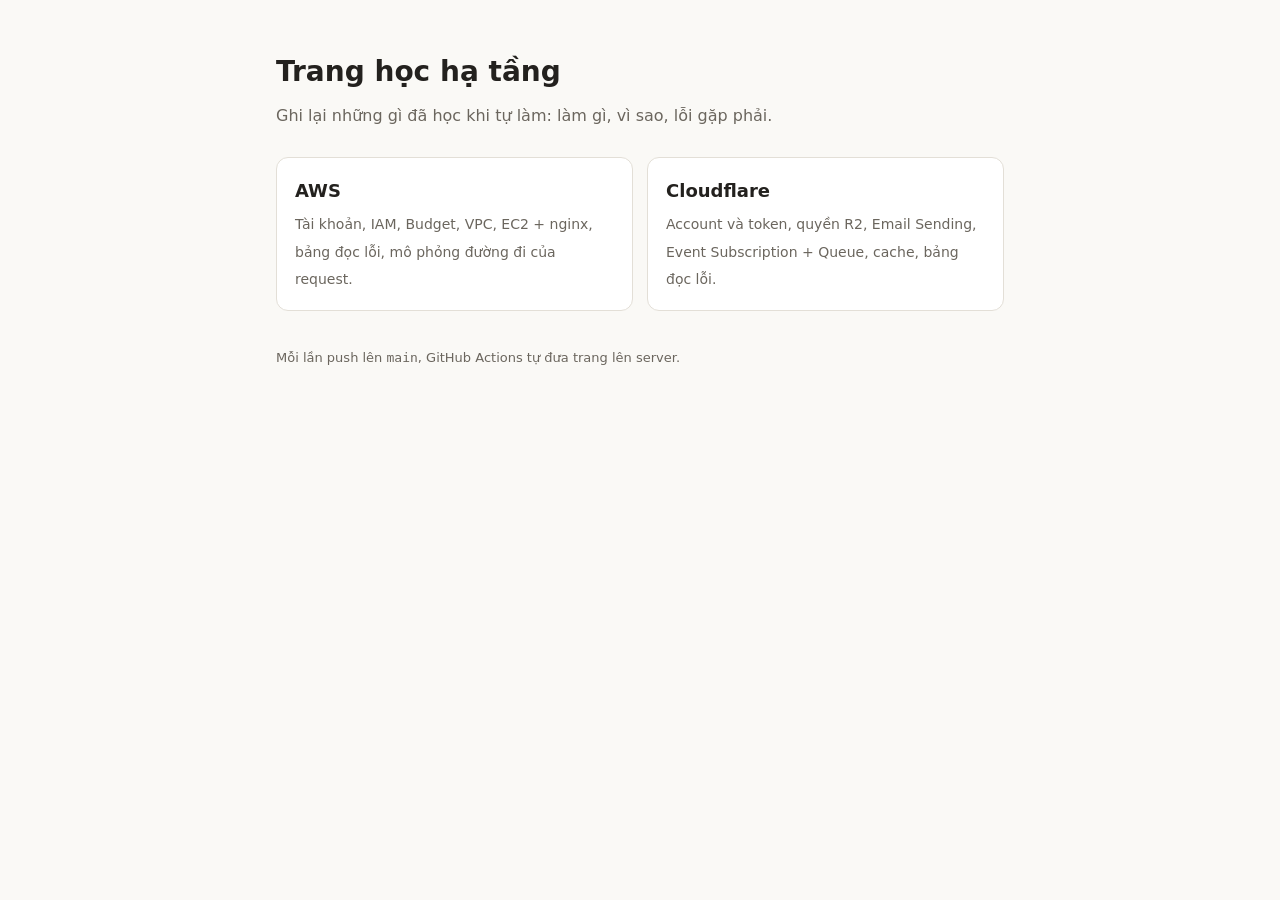
<file: site/index.html>
<!doctype html>
<html lang="vi">
<head>
<meta charset="utf-8">
<meta name="viewport" content="width=device-width, initial-scale=1">
<title>Trang học hạ tầng</title>
<meta name="description" content="Ghi chép tự học hạ tầng: AWS và Cloudflare.">
<style>
:root { --bg:#1f1e1c; --panel:#262523; --fg:#ece8e1; --muted:#a39d93; --line:#3a3835; --accent:#e08a5e; color-scheme: dark; }
@media (prefers-color-scheme: light) { :root { --bg:#faf9f6; --panel:#ffffff; --fg:#23211e; --muted:#6b665e; --line:#e3dfd7; --accent:#c2603a; color-scheme: light; } }
* { box-sizing: border-box; }
body { margin:0; background:var(--bg); color:var(--fg); font:16px/1.7 "Be Vietnam Pro","Segoe UI",system-ui,sans-serif; }
main { max-width: 760px; margin: 0 auto; padding: 48px 16px; }
h1 { font-size: 28px; font-weight: 600; margin: 0 0 6px; }
p.lead { color: var(--muted); margin: 0 0 28px; }
.cards { display:grid; gap:14px; grid-template-columns: repeat(auto-fit, minmax(240px, 1fr)); }
a.card { display:block; text-decoration:none; color:inherit; background:var(--panel); border:1px solid var(--line); border-radius:12px; padding:18px; }
a.card:hover { border-color: var(--accent); }
a.card b { display:block; font-size:18px; margin-bottom:4px; }
a.card span { color: var(--muted); font-size: 14px; }
footer { margin-top: 36px; color: var(--muted); font-size: 13px; }
</style>
</head>
<body>
<main>
  <h1>Trang học hạ tầng</h1>
  <p class="lead">Ghi lại những gì đã học khi tự làm: làm gì, vì sao, lỗi gặp phải.</p>
  <div class="cards">
    <a class="card" href="aws/"><b>AWS</b><span>Tài khoản, IAM, Budget, VPC, EC2 + nginx, bảng đọc lỗi, mô phỏng đường đi của request.</span></a>
    <a class="card" href="cloudflare/"><b>Cloudflare</b><span>Account và token, quyền R2, Email Sending, Event Subscription + Queue, cache, bảng đọc lỗi.</span></a>
  </div>
  <footer>Mỗi lần push lên <code>main</code>, GitHub Actions tự đưa trang lên server.</footer>
</main>
</body>
</html>
</file>
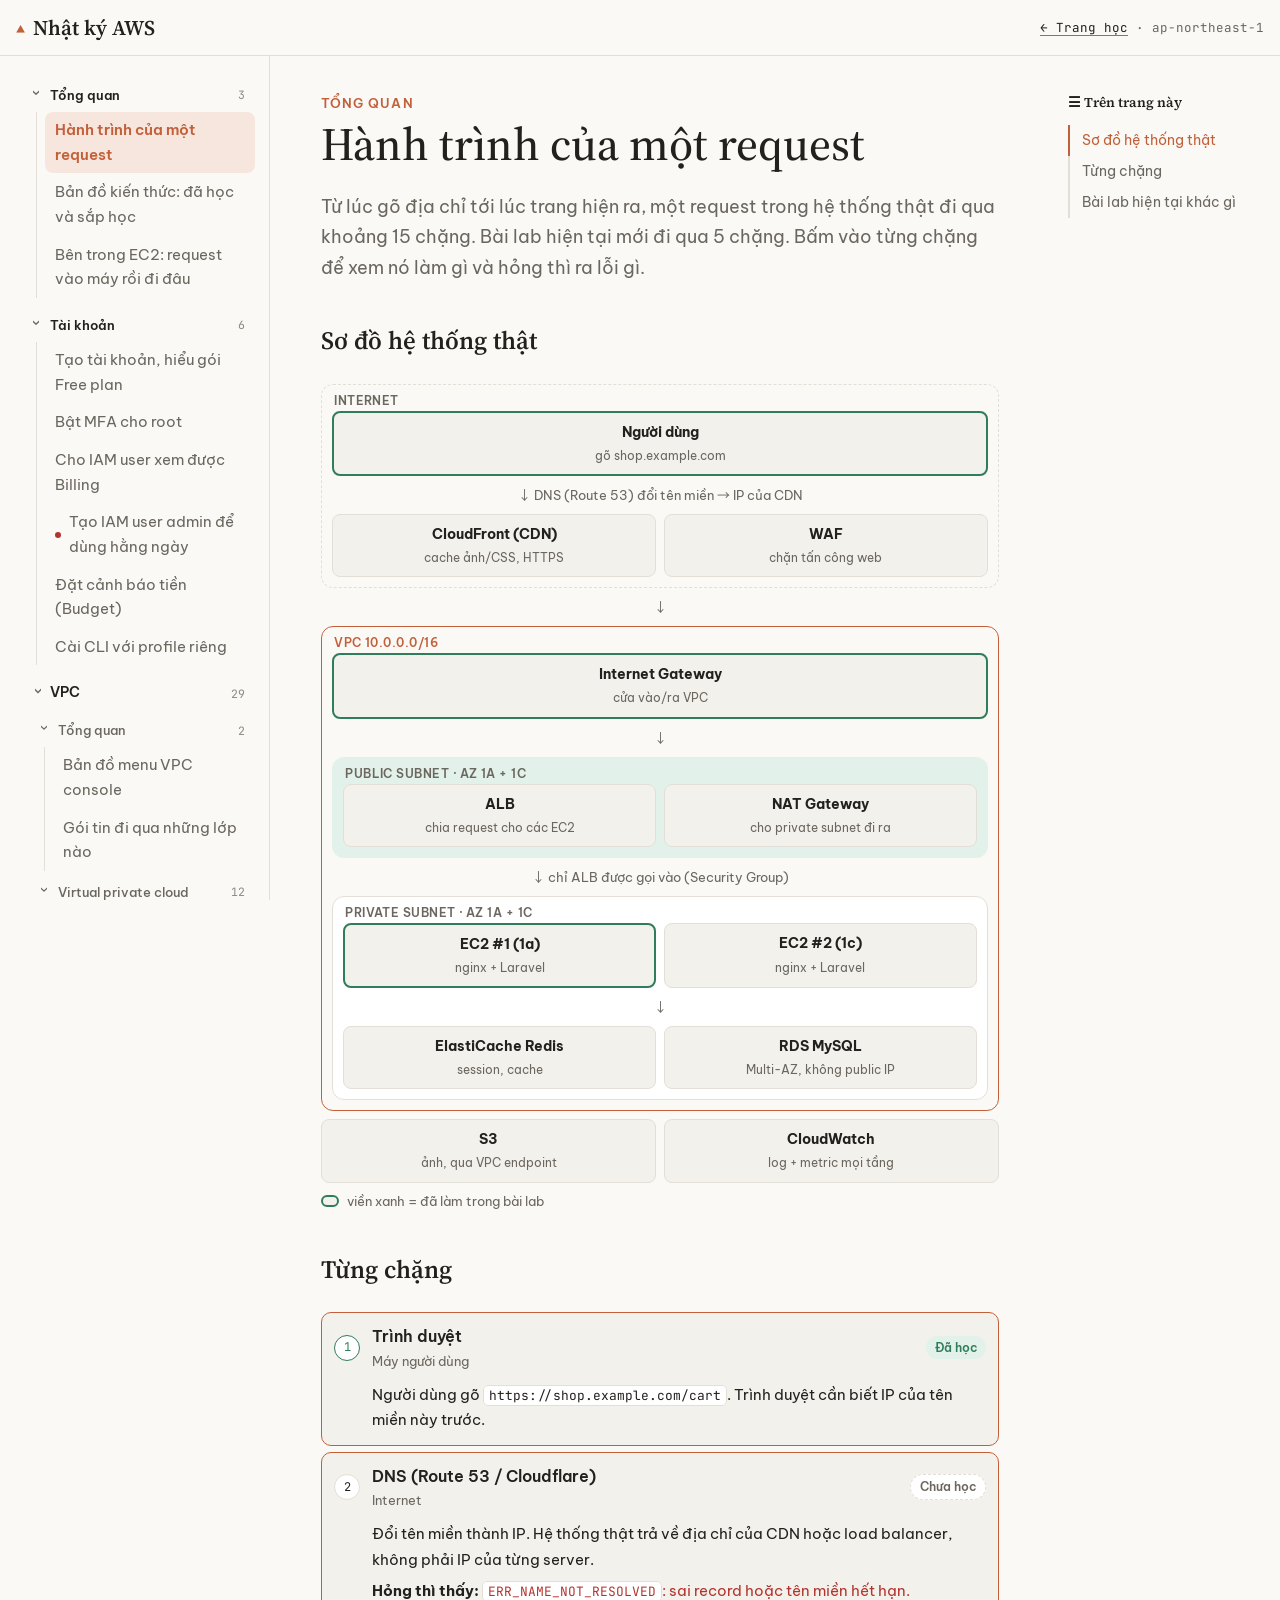
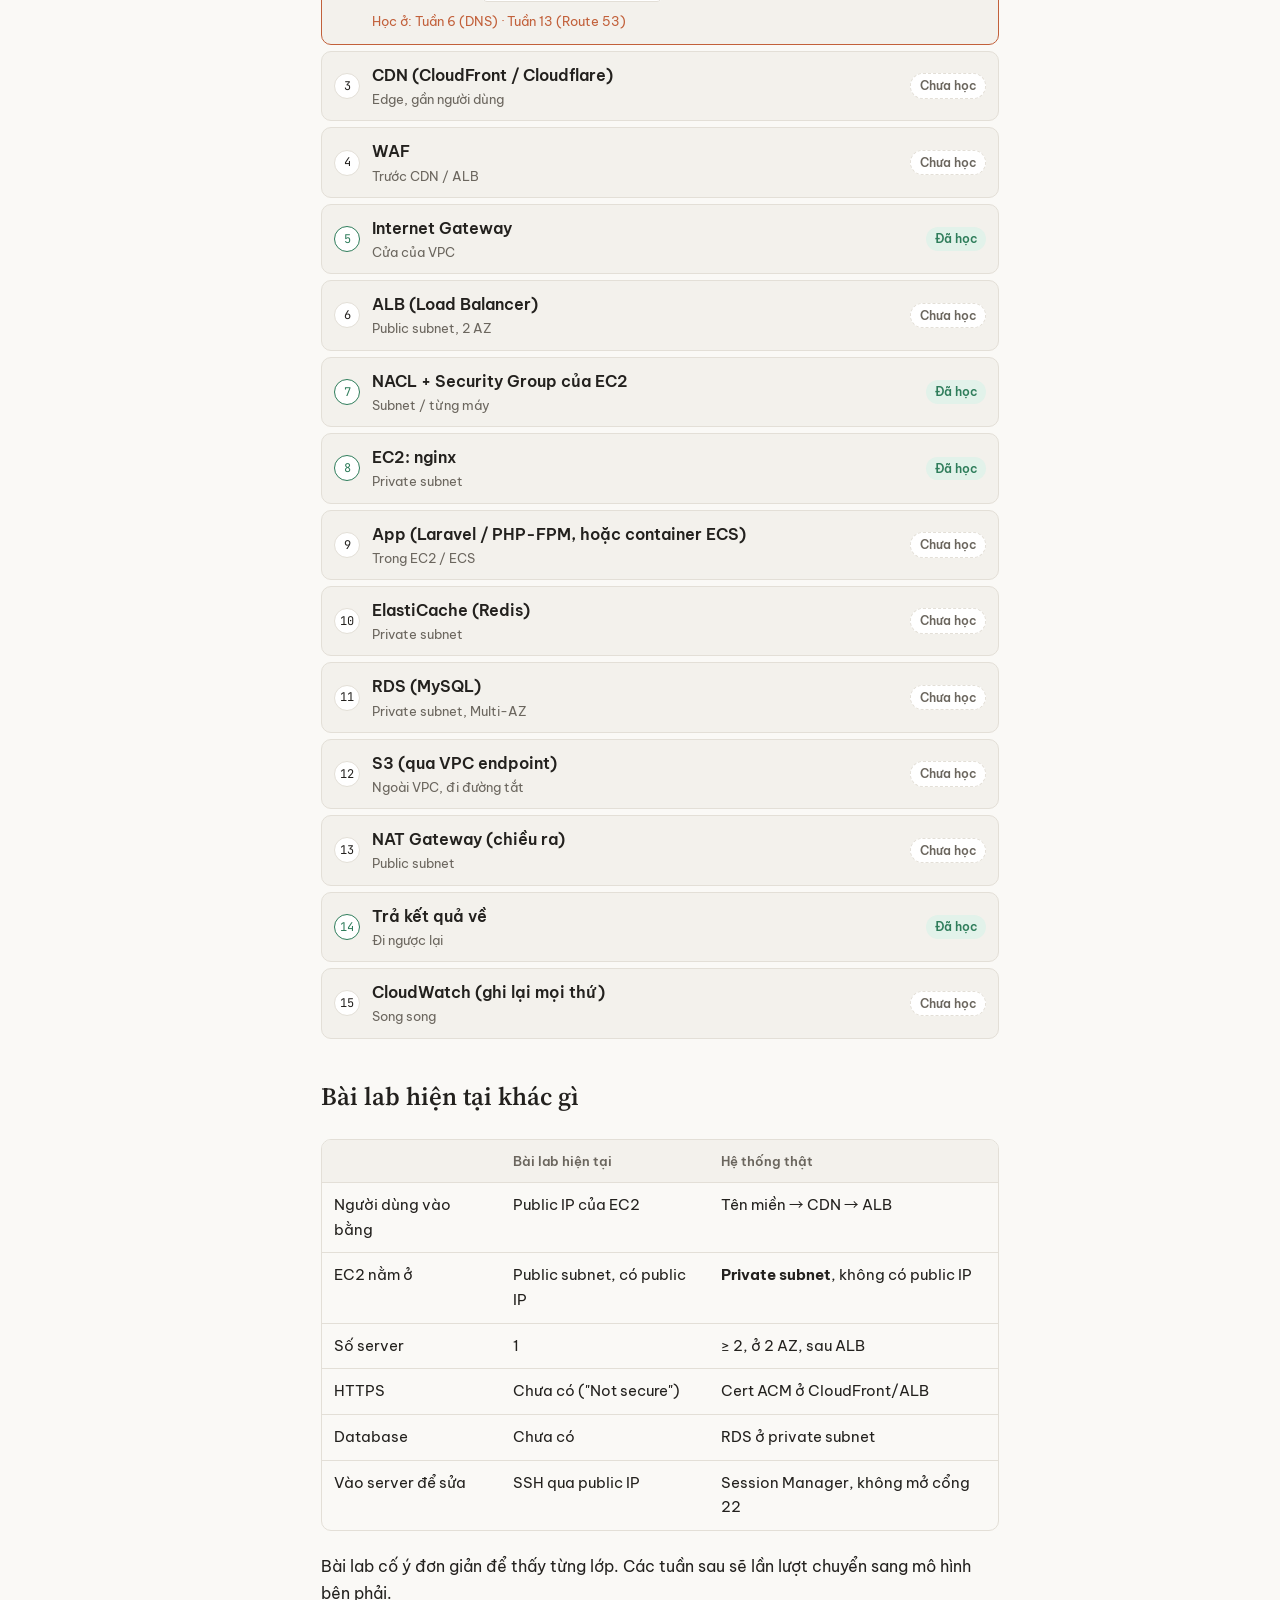
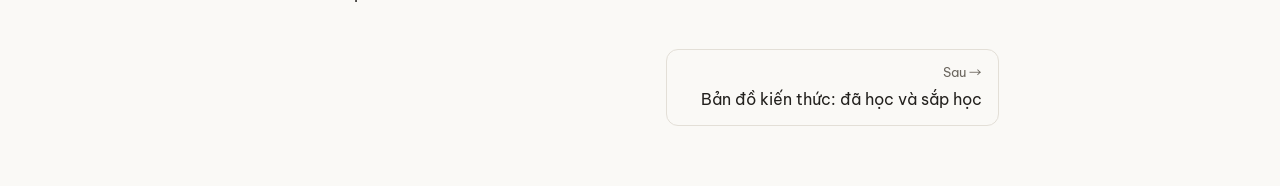
<file: site/aws/index.html>
<!doctype html>
<html lang="vi">
<head>
<meta charset="utf-8">
<meta name="viewport" content="width=device-width, initial-scale=1">
<title>Nhật ký setup AWS</title>
<meta name="description" content="Từng bước setup tài khoản AWS, VPC, EC2 + nginx, kèm các lỗi đã gặp và cách đọc lỗi timeout / refused.">
<link rel="preconnect" href="https://fonts.googleapis.com">
<link rel="preconnect" href="https://fonts.gstatic.com" crossorigin>
<link rel="stylesheet" href="https://fonts.googleapis.com/css2?family=Be+Vietnam+Pro:wght@400;500;600;700&family=JetBrains+Mono:wght@400;600&family=Noto+Sans+JP:wght@400;500&family=Source+Serif+4:opsz,wght@8..60,500;8..60,600&display=swap">
<link rel="stylesheet" href="style.css">
</head>
<body>
<header class="topbar">
  <button class="menu-btn" id="menuBtn" aria-label="Mở menu" aria-expanded="false">☰</button>
  <a class="brand" href="#hanh-trinh"><span class="mark">▲</span> Nhật ký AWS</a>
  <span class="tag"><a href="../">← Trang học</a> · ap-northeast-1</span>
</header>

<div class="layout">
  <nav class="sidebar" id="sidebar" aria-label="Các bước"></nav>
  <main class="content" id="content" tabindex="-1"></main>
  <aside class="onpage" id="onpage" aria-label="Trên trang này"></aside>
</div>

<script src="app.js"></script>
</body>
</html>
</file>
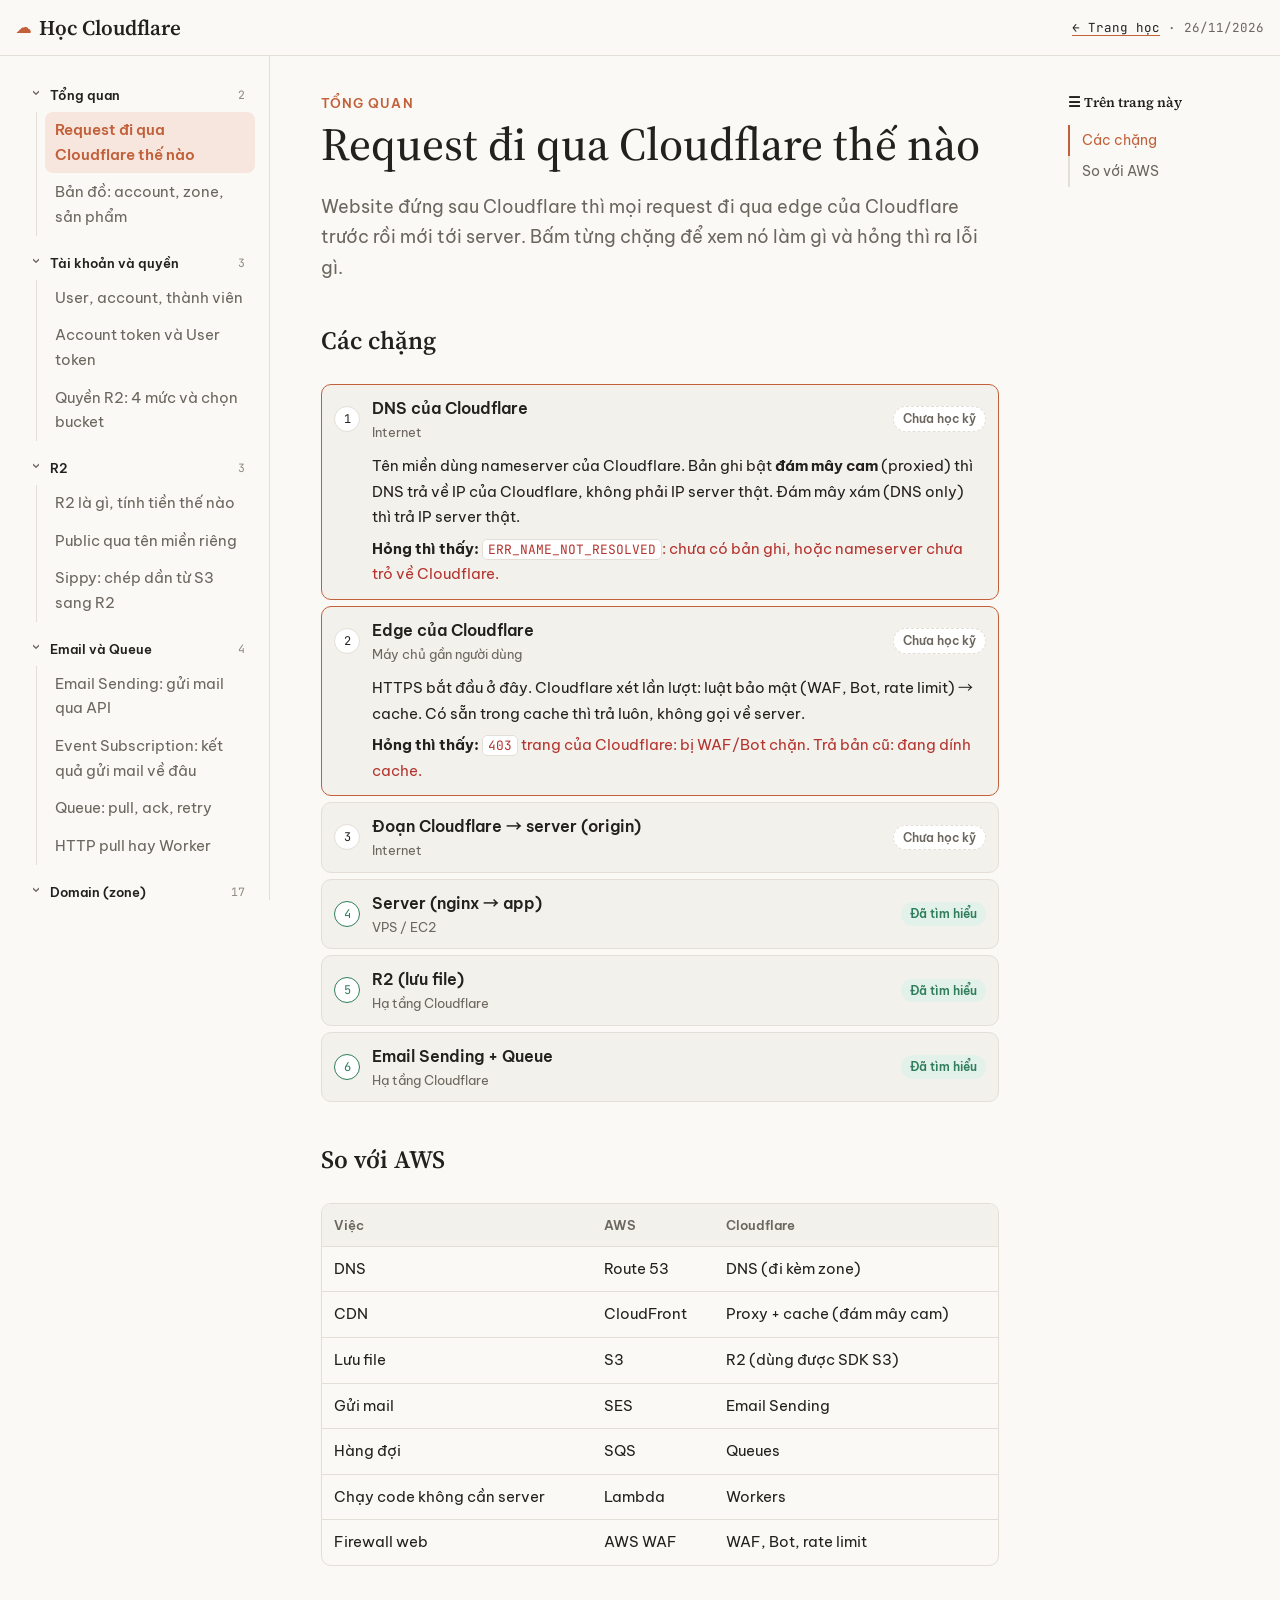
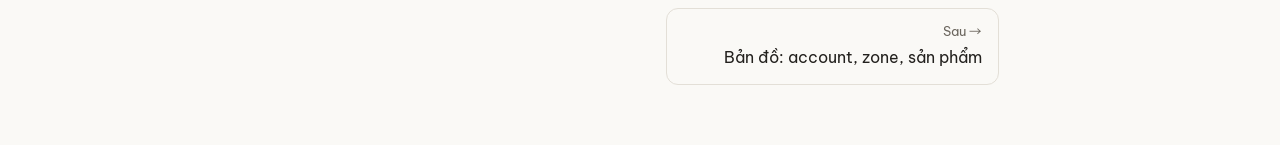
<file: site/cloudflare/index.html>
<!doctype html>
<html lang="vi">
<head>
<meta charset="utf-8">
<meta name="viewport" content="width=device-width, initial-scale=1">
<title>Học Cloudflare</title>
<meta name="description" content="Cloudflare cho người làm vận hành: account, token, quyền R2, Email Sending, Queue, và từng mục của một domain (DNS, SSL/TLS, Security, Cache, Rules…).">
<link rel="preconnect" href="https://fonts.googleapis.com">
<link rel="preconnect" href="https://fonts.gstatic.com" crossorigin>
<link rel="stylesheet" href="https://fonts.googleapis.com/css2?family=Be+Vietnam+Pro:wght@400;500;600;700&family=JetBrains+Mono:wght@400;600&family=Noto+Sans+JP:wght@400;500&family=Source+Serif+4:opsz,wght@8..60,500;8..60,600&display=swap">
<link rel="stylesheet" href="style.css">
</head>
<body>
<header class="topbar">
  <button class="menu-btn" id="menuBtn" aria-label="Mở menu" aria-expanded="false">☰</button>
  <a class="brand" href="#hanh-trinh"><span class="mark">☁</span> Học Cloudflare</a>
  <span class="tag"><a href="../">← Trang học</a> · 26/11/2026</span>
</header>

<div class="layout">
  <nav class="sidebar" id="sidebar" aria-label="Các bước"></nav>
  <main class="content" id="content" tabindex="-1"></main>
  <aside class="onpage" id="onpage" aria-label="Trên trang này"></aside>
</div>

<script src="data.js"></script>
<script src="zone.js"></script>
<script src="app.js"></script>
</body>
</html>
</file>
<file: site/aws/style.css>
/* Bố cục docs 3 cột: menu trái (nhóm → bước), nội dung giữa, "Trên trang này" bên phải. Nền tối ấm, chữ tiêu đề serif, điểm nhấn cam đất. */
:root {
  --bg: #1f1e1c; --panel: #262523; --raise: #2e2d2a; --fg: #ece8e1; --muted: #a39d93; --dim: #77726a;
  --line: #3a3835; --accent: #e08a5e; --accent-soft: #3b2b23;
  --ok: #7cc29b; --ok-soft: #1f3328; --bad: #ef8d84; --bad-soft: #3a2221; --warn: #e8c17a; --warn-soft: #36301f;
  --serif: "Source Serif 4", Georgia, "Times New Roman", serif;
  --sans: "Be Vietnam Pro", "Noto Sans JP", "Segoe UI", system-ui, sans-serif;
  --mono: "JetBrains Mono", ui-monospace, Consolas, monospace;
  color-scheme: dark;
}
@media (prefers-color-scheme: light) {
  :root {
    --bg: #faf9f6; --panel: #f3f1ec; --raise: #ffffff; --fg: #23211e; --muted: #6b665e; --dim: #8f897f;
    --line: #e3dfd7; --accent: #c2603a; --accent-soft: #f6e6dd;
    --ok: #2f7d5b; --ok-soft: #e2f2ea; --bad: #b3342f; --bad-soft: #fbe6e4; --warn: #8a5a14; --warn-soft: #fbf1df;
    color-scheme: light;
  }
}
* { box-sizing: border-box; }
html { scroll-behavior: smooth; }
body { margin: 0; background: var(--bg); color: var(--fg); font: 16px/1.7 var(--sans); }
a { color: var(--fg); text-decoration-color: var(--accent); text-underline-offset: 3px; }
code { font-family: var(--mono); font-size: .86em; background: var(--raise); border: 1px solid var(--line); padding: 1px 5px; border-radius: 5px; overflow-wrap: anywhere; }
pre { font-family: var(--mono); font-size: 13.5px; background: #161513; color: #e6e1d8; border: 1px solid var(--line); padding: 14px 16px; border-radius: 10px; overflow-x: auto; margin: 0; line-height: 1.6; max-width: 100%; }
pre code { background: none; border: 0; padding: 0; color: inherit; }
button { font: inherit; }
:focus-visible { outline: 2px solid var(--accent); outline-offset: 2px; }

.topbar { position: sticky; top: 0; z-index: 20; height: 56px; display: flex; align-items: center; gap: 14px; padding: 0 max(16px, env(safe-area-inset-left)); background: var(--bg); border-bottom: 1px solid var(--line); }
.brand { font-family: var(--serif); font-size: 21px; font-weight: 600; text-decoration: none; display: flex; align-items: center; gap: 8px; }
.brand .mark { color: var(--accent); font-size: 15px; }
.tag { margin-left: auto; font-size: 12.5px; color: var(--muted); font-family: var(--mono); }
.menu-btn { display: none; background: none; border: 1px solid var(--line); color: var(--fg); border-radius: 8px; padding: 2px 10px; cursor: pointer; }

.layout { display: grid; grid-template-columns: 270px minmax(0, 1fr) 230px; max-width: 1400px; margin: 0 auto; }
.sidebar { position: sticky; top: 56px; height: calc(100vh - 56px); overflow-y: auto; padding: 22px 14px 40px 22px; border-right: 1px solid var(--line); }
.group + .group { margin-top: 10px; }
.ghead { display: flex; align-items: center; gap: 8px; width: 100%; background: none; border: 0; color: var(--fg); font-size: 13px; font-weight: 600; padding: 6px 10px; border-radius: 8px; cursor: pointer; text-align: left; }
.ghead:hover { background: var(--panel); }
.ghead .chev { display: inline-block; color: var(--muted); transform: rotate(90deg); transition: transform .15s; width: 10px; }
.ghead .cnt { margin-left: auto; font-size: 11.5px; color: var(--dim); font-family: var(--mono); font-weight: 400; }
.group.closed .chev { transform: none; }
.group.closed .gitems { display: none; }
.gitems { display: grid; gap: 1px; padding-left: 8px; margin-left: 14px; border-left: 1px solid var(--line); }
.sidebar a { display: flex; align-items: center; gap: 8px; text-decoration: none; color: var(--muted); font-size: 14.5px; padding: 6px 10px; border-radius: 8px; }
.sidebar a { overflow-wrap: anywhere; min-width: 0; }
.sidebar a:hover { color: var(--fg); background: var(--panel); }
.sidebar a.active { color: var(--accent); background: var(--accent-soft); font-weight: 600; }
.sidebar a .dot { width: 6px; height: 6px; border-radius: 50%; background: var(--bad); flex: none; }

.content { padding: 36px clamp(16px, 4vw, 56px) 60px; min-width: 0; outline: none; }
.content .inner { max-width: 760px; margin: 0 auto; display: grid; gap: 22px; }
.eyebrow { font-size: 13px; font-weight: 600; letter-spacing: .08em; text-transform: uppercase; color: var(--accent); }
.content h1 { font-family: var(--serif); font-weight: 500; font-size: clamp(32px, 5vw, 46px); line-height: 1.12; margin: 4px 0 0; text-wrap: balance; overflow-wrap: anywhere; }
.lead { font-size: 18px; color: var(--muted); }
.content h2 { font-family: var(--serif); font-weight: 600; font-size: 25px; margin: 14px 0 0; scroll-margin-top: 76px; overflow-wrap: anywhere; }
.content h2 a.anchor { text-decoration: none; color: var(--dim); margin-left: 8px; font-size: .7em; opacity: 0; }
.content h2:hover a.anchor { opacity: 1; }
.content ul, .content ol { margin: 0; padding-left: 22px; display: grid; gap: 6px; }
.content li { overflow-wrap: anywhere; min-width: 0; }
.content li::marker { color: var(--dim); }
.content p { margin: 0; }
.callout { border: 1px solid var(--line); border-left: 3px solid var(--accent); background: var(--panel); border-radius: 10px; padding: 14px 16px; display: grid; gap: 6px; }
.callout.bad { border-left-color: var(--bad); background: var(--bad-soft); }
.callout.warn { border-left-color: var(--warn); background: var(--warn-soft); }
.callout.ok { border-left-color: var(--ok); background: var(--ok-soft); }
.callout > b { font-size: 14px; }
.callout.bad > b { color: var(--bad); }
.callout.warn > b { color: var(--warn); }
.callout.ok > b { color: var(--ok); }
.tablewrap { overflow-x: auto; border: 1px solid var(--line); border-radius: 10px; }
table { border-collapse: collapse; width: 100%; min-width: 600px; font-size: 14.5px; }
th, td { text-align: left; vertical-align: top; padding: 10px 12px; border-bottom: 1px solid var(--line); }
tr:last-child td { border-bottom: 0; }
th { background: var(--panel); color: var(--muted); font-weight: 600; font-size: 13px; }

.pager { display: grid; grid-template-columns: 1fr 1fr; gap: 12px; margin-top: 20px; }
.pager a { border: 1px solid var(--line); border-radius: 12px; padding: 12px 16px; text-decoration: none; display: grid; gap: 2px; }
.pager a:hover { border-color: var(--accent); }
.pager .k { font-size: 12.5px; color: var(--muted); }
.pager .next { text-align: right; grid-column: 2; }

.onpage { position: sticky; top: 56px; height: calc(100vh - 56px); overflow-y: auto; padding: 36px 18px; }
.onpage h5 { margin: 0 0 10px; font-size: 13.5px; font-family: var(--serif); font-weight: 600; display: flex; gap: 8px; align-items: center; }
.onpage a { display: block; text-decoration: none; color: var(--muted); font-size: 13.5px; padding: 4px 0 4px 12px; border-left: 2px solid var(--line); }
.onpage a.active { color: var(--accent); border-left-color: var(--accent); }

/* hành trình request */
.journey { display: grid; gap: 6px; }
.hop { border: 1px solid var(--line); border-radius: 10px; background: var(--panel); }
.hop summary { list-style: none; cursor: pointer; display: grid; grid-template-columns: 28px minmax(0, 1fr) auto; grid-template-areas: "n t b" "n w b"; gap: 0 10px; align-items: center; padding: 10px 12px; }
.hop summary::-webkit-details-marker { display: none; }
.hn { grid-area: n; width: 26px; height: 26px; border-radius: 50%; display: grid; place-items: center; font-family: var(--mono); font-size: 12px; background: var(--raise); border: 1px solid var(--line); }
.ht { grid-area: t; font-weight: 600; overflow-wrap: anywhere; }
.hw { grid-area: w; font-size: 12.5px; color: var(--muted); }
.badge { grid-area: b; font-size: 11.5px; font-weight: 600; border-radius: 999px; padding: 2px 9px; white-space: nowrap; }
.hop.done .badge { background: var(--ok-soft); color: var(--ok); }
.hop.done .hn { border-color: var(--ok); color: var(--ok); }
.hop.todo .badge { background: var(--raise); color: var(--muted); border: 1px dashed var(--line); }
.hop[open] { border-color: var(--accent); }
.hb { padding: 0 14px 12px 50px; display: grid; gap: 6px; font-size: 15px; }
.hf { color: var(--bad); }
.hf b { color: var(--fg); }
.hk { font-size: 13px; color: var(--accent); }
.pill { display: inline-block; font-size: 12px; font-weight: 600; border-radius: 999px; padding: 1px 8px; background: var(--raise); color: var(--muted); border: 1px solid var(--line); white-space: nowrap; }
.pill.ok { background: var(--ok-soft); color: var(--ok); border-color: transparent; }
@media (max-width: 560px) { .hb { padding-left: 14px; } }

/* mô phỏng */
.sim { border: 1px solid var(--line); border-radius: 12px; padding: 16px; display: grid; gap: 16px; background: var(--panel); }
.toggles { display: grid; grid-template-columns: repeat(auto-fit, minmax(220px, 1fr)); gap: 8px; }
.toggles label { display: grid; grid-template-columns: 20px 1fr; gap: 8px; border: 1px solid var(--line); border-radius: 8px; padding: 8px 10px; cursor: pointer; background: var(--raise); font-size: 14px; }
.toggles input { width: 18px; height: 18px; margin: 3px 0 0; accent-color: var(--accent); }
.toggles small { display: block; color: var(--muted); }
.path { display: flex; flex-wrap: wrap; align-items: center; gap: 6px; }
.node { border: 1px solid var(--line); border-radius: 8px; padding: 5px 10px; font-size: 13px; background: var(--raise); }
.node.pass { background: var(--ok-soft); border-color: var(--ok); }
.node.stop { background: var(--bad-soft); border-color: var(--bad); font-weight: 600; }
.node.skip { opacity: .35; }
.arrow { color: var(--dim); }
.result { border-radius: 10px; padding: 14px 16px; display: grid; gap: 6px; }
.result.ok { background: var(--ok-soft); }
.result.bad { background: var(--bad-soft); }
.result .code { font-family: var(--mono); font-weight: 600; }

@media (max-width: 1180px) { .layout { grid-template-columns: 250px minmax(0, 1fr); } .onpage { display: none; } }
@media (max-width: 820px) {
  .layout { grid-template-columns: minmax(0, 1fr); }
  .menu-btn { display: block; }
  .sidebar { position: fixed; top: 56px; left: 0; width: min(300px, 85vw); z-index: 15; background: var(--bg); transform: translateX(-100%); transition: transform .2s; }
  .sidebar.open { transform: none; box-shadow: 0 0 0 100vmax rgba(0,0,0,.4); }
  .tag { display: none; }
  .pager { grid-template-columns: 1fr; } .pager .next { grid-column: 1; }
}
@media (prefers-reduced-motion: reduce) { html { scroll-behavior: auto; } .sidebar { transition: none; } }

/* sơ đồ kiến trúc */
.arch { display: grid; gap: 8px; }
.zone { border: 1px dashed var(--line); border-radius: 12px; padding: 26px 10px 10px; position: relative; display: grid; gap: 8px; }
.zone.vpc { border-color: var(--accent); border-style: solid; }
.zone.pub { background: var(--ok-soft); border-style: solid; border-color: transparent; }
.zone.priv { background: var(--raise); border-style: solid; }
.zl { position: absolute; top: 6px; left: 12px; font-size: 11.5px; font-weight: 600; letter-spacing: .04em; text-transform: uppercase; color: var(--muted); }
.zone.vpc > .zl { color: var(--accent); }
.row { display: grid; grid-template-columns: repeat(auto-fit, minmax(150px, 1fr)); gap: 8px; }
.box { border: 1px solid var(--line); background: var(--panel); border-radius: 8px; padding: 8px 10px; display: grid; gap: 1px; text-align: center; min-width: 0; }
.box b { font-size: 14px; overflow-wrap: anywhere; }
.box small { font-size: 12px; color: var(--muted); }
.box.learned { border: 2px solid var(--ok); }
.ar { text-align: center; color: var(--muted); font-size: 13px; }
.legend { font-size: 12.5px; color: var(--muted); display: flex; align-items: center; gap: 8px; }
.box.mini { width: 18px; height: 12px; padding: 0; display: inline-block; }
/* menu VPC console */
.pill.p1 { background: var(--accent); color: #fff; border-color: transparent; }
.pill.p2 { background: var(--raise); color: var(--fg); }
.vc-filter { display: flex; flex-wrap: wrap; gap: 8px; margin: 8px 0 12px; }
.vc-filter button { font: inherit; font-size: 13px; padding: 4px 12px; border-radius: 999px; border: 1px solid var(--line); background: var(--raise); color: var(--fg); cursor: pointer; }
.vc-filter button.on { background: var(--accent); color: #fff; border-color: transparent; }
table.vc td:first-child { min-width: 9em; }
table.vc td:first-child a { font-size: 12px; }
.vc-order li { margin: 4px 0; }
/* nhóm cha (VPC, EC2) chứa nhóm con */
.group.parent > .ghead { font-size: 14px; }
.group.parent > .gitems { border-left: 0; margin-left: 4px; padding-left: 4px; gap: 2px; }
.group.parent > .gitems > .group { margin-top: 2px; }
.group.parent > .gitems > .group > .ghead { font-weight: 500; color: var(--muted); }
</file>
<file: site/cloudflare/style.css>
/* Bố cục docs 3 cột: menu trái (nhóm → bước), nội dung giữa, "Trên trang này" bên phải. Nền tối ấm, chữ tiêu đề serif, điểm nhấn cam đất. */
:root {
  --bg: #1f1e1c; --panel: #262523; --raise: #2e2d2a; --fg: #ece8e1; --muted: #a39d93; --dim: #77726a;
  --line: #3a3835; --accent: #e08a5e; --accent-soft: #3b2b23;
  --ok: #7cc29b; --ok-soft: #1f3328; --bad: #ef8d84; --bad-soft: #3a2221; --warn: #e8c17a; --warn-soft: #36301f;
  --serif: "Source Serif 4", Georgia, "Times New Roman", serif;
  --sans: "Be Vietnam Pro", "Noto Sans JP", "Segoe UI", system-ui, sans-serif;
  --mono: "JetBrains Mono", ui-monospace, Consolas, monospace;
  color-scheme: dark;
}
@media (prefers-color-scheme: light) {
  :root {
    --bg: #faf9f6; --panel: #f3f1ec; --raise: #ffffff; --fg: #23211e; --muted: #6b665e; --dim: #8f897f;
    --line: #e3dfd7; --accent: #c2603a; --accent-soft: #f6e6dd;
    --ok: #2f7d5b; --ok-soft: #e2f2ea; --bad: #b3342f; --bad-soft: #fbe6e4; --warn: #8a5a14; --warn-soft: #fbf1df;
    color-scheme: light;
  }
}
* { box-sizing: border-box; }
html { scroll-behavior: smooth; }
body { margin: 0; background: var(--bg); color: var(--fg); font: 16px/1.7 var(--sans); }
a { color: var(--fg); text-decoration-color: var(--accent); text-underline-offset: 3px; }
code { font-family: var(--mono); font-size: .86em; background: var(--raise); border: 1px solid var(--line); padding: 1px 5px; border-radius: 5px; overflow-wrap: anywhere; }
pre { font-family: var(--mono); font-size: 13.5px; background: #161513; color: #e6e1d8; border: 1px solid var(--line); padding: 14px 16px; border-radius: 10px; overflow-x: auto; margin: 0; line-height: 1.6; max-width: 100%; }
pre code { background: none; border: 0; padding: 0; color: inherit; }
button { font: inherit; }
:focus-visible { outline: 2px solid var(--accent); outline-offset: 2px; }

.topbar { position: sticky; top: 0; z-index: 20; height: 56px; display: flex; align-items: center; gap: 14px; padding: 0 max(16px, env(safe-area-inset-left)); background: var(--bg); border-bottom: 1px solid var(--line); }
.brand { font-family: var(--serif); font-size: 21px; font-weight: 600; text-decoration: none; display: flex; align-items: center; gap: 8px; }
.brand .mark { color: var(--accent); font-size: 15px; }
.tag { margin-left: auto; font-size: 12.5px; color: var(--muted); font-family: var(--mono); }
.menu-btn { display: none; background: none; border: 1px solid var(--line); color: var(--fg); border-radius: 8px; padding: 2px 10px; cursor: pointer; }

.layout { display: grid; grid-template-columns: 270px minmax(0, 1fr) 230px; max-width: 1400px; margin: 0 auto; }
.sidebar { position: sticky; top: 56px; height: calc(100vh - 56px); overflow-y: auto; padding: 22px 14px 40px 22px; border-right: 1px solid var(--line); }
.group + .group { margin-top: 10px; }
.ghead { display: flex; align-items: center; gap: 8px; width: 100%; background: none; border: 0; color: var(--fg); font-size: 13px; font-weight: 600; padding: 6px 10px; border-radius: 8px; cursor: pointer; text-align: left; }
.ghead:hover { background: var(--panel); }
.ghead .chev { display: inline-block; color: var(--muted); transform: rotate(90deg); transition: transform .15s; width: 10px; }
.ghead .cnt { margin-left: auto; font-size: 11.5px; color: var(--dim); font-family: var(--mono); font-weight: 400; }
.group.closed .chev { transform: none; }
.group.closed .gitems { display: none; }
.gitems { display: grid; gap: 1px; padding-left: 8px; margin-left: 14px; border-left: 1px solid var(--line); }
.sidebar a { display: flex; align-items: center; gap: 8px; text-decoration: none; color: var(--muted); font-size: 14.5px; padding: 6px 10px; border-radius: 8px; }
.sidebar a { overflow-wrap: anywhere; min-width: 0; }
.sidebar a:hover { color: var(--fg); background: var(--panel); }
.sidebar a.active { color: var(--accent); background: var(--accent-soft); font-weight: 600; }
.sidebar a .dot { width: 6px; height: 6px; border-radius: 50%; background: var(--bad); flex: none; }

.content { padding: 36px clamp(16px, 4vw, 56px) 60px; min-width: 0; outline: none; }
.content .inner { max-width: 760px; margin: 0 auto; display: grid; gap: 22px; }
.eyebrow { font-size: 13px; font-weight: 600; letter-spacing: .08em; text-transform: uppercase; color: var(--accent); }
.content h1 { font-family: var(--serif); font-weight: 500; font-size: clamp(32px, 5vw, 46px); line-height: 1.12; margin: 4px 0 0; text-wrap: balance; overflow-wrap: anywhere; }
.lead { font-size: 18px; color: var(--muted); }
.content h2 { font-family: var(--serif); font-weight: 600; font-size: 25px; margin: 14px 0 0; scroll-margin-top: 76px; overflow-wrap: anywhere; }
.content h2 a.anchor { text-decoration: none; color: var(--dim); margin-left: 8px; font-size: .7em; opacity: 0; }
.content h2:hover a.anchor { opacity: 1; }
.content ul, .content ol { margin: 0; padding-left: 22px; display: grid; gap: 6px; }
.content li { overflow-wrap: anywhere; min-width: 0; }
.content li::marker { color: var(--dim); }
.content p { margin: 0; }
.callout { border: 1px solid var(--line); border-left: 3px solid var(--accent); background: var(--panel); border-radius: 10px; padding: 14px 16px; display: grid; gap: 6px; }
.callout.bad { border-left-color: var(--bad); background: var(--bad-soft); }
.callout.warn { border-left-color: var(--warn); background: var(--warn-soft); }
.callout.ok { border-left-color: var(--ok); background: var(--ok-soft); }
.callout > b { font-size: 14px; }
.callout.bad > b { color: var(--bad); }
.callout.warn > b { color: var(--warn); }
.callout.ok > b { color: var(--ok); }
.tablewrap { overflow-x: auto; border: 1px solid var(--line); border-radius: 10px; }
table { border-collapse: collapse; width: 100%; min-width: 600px; font-size: 14.5px; }
th, td { text-align: left; vertical-align: top; padding: 10px 12px; border-bottom: 1px solid var(--line); }
tr:last-child td { border-bottom: 0; }
th { background: var(--panel); color: var(--muted); font-weight: 600; font-size: 13px; }

.pager { display: grid; grid-template-columns: 1fr 1fr; gap: 12px; margin-top: 20px; }
.pager a { border: 1px solid var(--line); border-radius: 12px; padding: 12px 16px; text-decoration: none; display: grid; gap: 2px; }
.pager a:hover { border-color: var(--accent); }
.pager .k { font-size: 12.5px; color: var(--muted); }
.pager .next { text-align: right; grid-column: 2; }

.onpage { position: sticky; top: 56px; height: calc(100vh - 56px); overflow-y: auto; padding: 36px 18px; }
.onpage h5 { margin: 0 0 10px; font-size: 13.5px; font-family: var(--serif); font-weight: 600; display: flex; gap: 8px; align-items: center; }
.onpage a { display: block; text-decoration: none; color: var(--muted); font-size: 13.5px; padding: 4px 0 4px 12px; border-left: 2px solid var(--line); }
.onpage a.active { color: var(--accent); border-left-color: var(--accent); }

/* hành trình request */
.journey { display: grid; gap: 6px; }
.hop { border: 1px solid var(--line); border-radius: 10px; background: var(--panel); }
.hop summary { list-style: none; cursor: pointer; display: grid; grid-template-columns: 28px minmax(0, 1fr) auto; grid-template-areas: "n t b" "n w b"; gap: 0 10px; align-items: center; padding: 10px 12px; }
.hop summary::-webkit-details-marker { display: none; }
.hn { grid-area: n; width: 26px; height: 26px; border-radius: 50%; display: grid; place-items: center; font-family: var(--mono); font-size: 12px; background: var(--raise); border: 1px solid var(--line); }
.ht { grid-area: t; font-weight: 600; overflow-wrap: anywhere; }
.hw { grid-area: w; font-size: 12.5px; color: var(--muted); }
.badge { grid-area: b; font-size: 11.5px; font-weight: 600; border-radius: 999px; padding: 2px 9px; white-space: nowrap; }
.hop.done .badge { background: var(--ok-soft); color: var(--ok); }
.hop.done .hn { border-color: var(--ok); color: var(--ok); }
.hop.todo .badge { background: var(--raise); color: var(--muted); border: 1px dashed var(--line); }
.hop[open] { border-color: var(--accent); }
.hb { padding: 0 14px 12px 50px; display: grid; gap: 6px; font-size: 15px; }
.hf { color: var(--bad); }
.hf b { color: var(--fg); }
.hk { font-size: 13px; color: var(--accent); }
.pill { display: inline-block; font-size: 12px; font-weight: 600; border-radius: 999px; padding: 1px 8px; background: var(--raise); color: var(--muted); border: 1px solid var(--line); white-space: nowrap; }
.pill.ok { background: var(--ok-soft); color: var(--ok); border-color: transparent; }
@media (max-width: 560px) { .hb { padding-left: 14px; } }

/* mô phỏng */
.sim { border: 1px solid var(--line); border-radius: 12px; padding: 16px; display: grid; gap: 16px; background: var(--panel); }
.toggles { display: grid; grid-template-columns: repeat(auto-fit, minmax(220px, 1fr)); gap: 8px; }
.toggles label { display: grid; grid-template-columns: 20px 1fr; gap: 8px; border: 1px solid var(--line); border-radius: 8px; padding: 8px 10px; cursor: pointer; background: var(--raise); font-size: 14px; }
.toggles input { width: 18px; height: 18px; margin: 3px 0 0; accent-color: var(--accent); }
.toggles small { display: block; color: var(--muted); }
.path { display: flex; flex-wrap: wrap; align-items: center; gap: 6px; }
.node { border: 1px solid var(--line); border-radius: 8px; padding: 5px 10px; font-size: 13px; background: var(--raise); }
.node.pass { background: var(--ok-soft); border-color: var(--ok); }
.node.stop { background: var(--bad-soft); border-color: var(--bad); font-weight: 600; }
.node.skip { opacity: .35; }
.arrow { color: var(--dim); }
.result { border-radius: 10px; padding: 14px 16px; display: grid; gap: 6px; }
.result.ok { background: var(--ok-soft); }
.result.bad { background: var(--bad-soft); }
.result .code { font-family: var(--mono); font-weight: 600; }

@media (max-width: 1180px) { .layout { grid-template-columns: 250px minmax(0, 1fr); } .onpage { display: none; } }
@media (max-width: 820px) {
  .layout { grid-template-columns: minmax(0, 1fr); }
  .menu-btn { display: block; }
  .sidebar { position: fixed; top: 56px; left: 0; width: min(300px, 85vw); z-index: 15; background: var(--bg); transform: translateX(-100%); transition: transform .2s; }
  .sidebar.open { transform: none; box-shadow: 0 0 0 100vmax rgba(0,0,0,.4); }
  .tag { display: none; }
  .pager { grid-template-columns: 1fr; } .pager .next { grid-column: 1; }
}
@media (prefers-reduced-motion: reduce) { html { scroll-behavior: auto; } .sidebar { transition: none; } }

/* sơ đồ kiến trúc */
.arch { display: grid; gap: 8px; }
.zone { border: 1px dashed var(--line); border-radius: 12px; padding: 26px 10px 10px; position: relative; display: grid; gap: 8px; }
.zone.vpc { border-color: var(--accent); border-style: solid; }
.zone.pub { background: var(--ok-soft); border-style: solid; border-color: transparent; }
.zone.priv { background: var(--raise); border-style: solid; }
.zl { position: absolute; top: 6px; left: 12px; font-size: 11.5px; font-weight: 600; letter-spacing: .04em; text-transform: uppercase; color: var(--muted); }
.zone.vpc > .zl { color: var(--accent); }
.row { display: grid; grid-template-columns: repeat(auto-fit, minmax(150px, 1fr)); gap: 8px; }
.box { border: 1px solid var(--line); background: var(--panel); border-radius: 8px; padding: 8px 10px; display: grid; gap: 1px; text-align: center; min-width: 0; }
.box b { font-size: 14px; overflow-wrap: anywhere; }
.box small { font-size: 12px; color: var(--muted); }
.box.learned { border: 2px solid var(--ok); }
.ar { text-align: center; color: var(--muted); font-size: 13px; }
.legend { font-size: 12.5px; color: var(--muted); display: flex; align-items: center; gap: 8px; }
.box.mini { width: 18px; height: 12px; padding: 0; display: inline-block; }

/* ảnh chụp dashboard */
.shot { margin: 4px 0 8px; display: grid; gap: 6px; }
.shot a { display: block; border: 1px solid var(--line); border-radius: 10px; overflow: hidden; background: var(--raise); }
.shot img { display: block; width: 100%; height: auto; }
.shot figcaption { font-size: 13px; color: var(--muted); }
</file>
